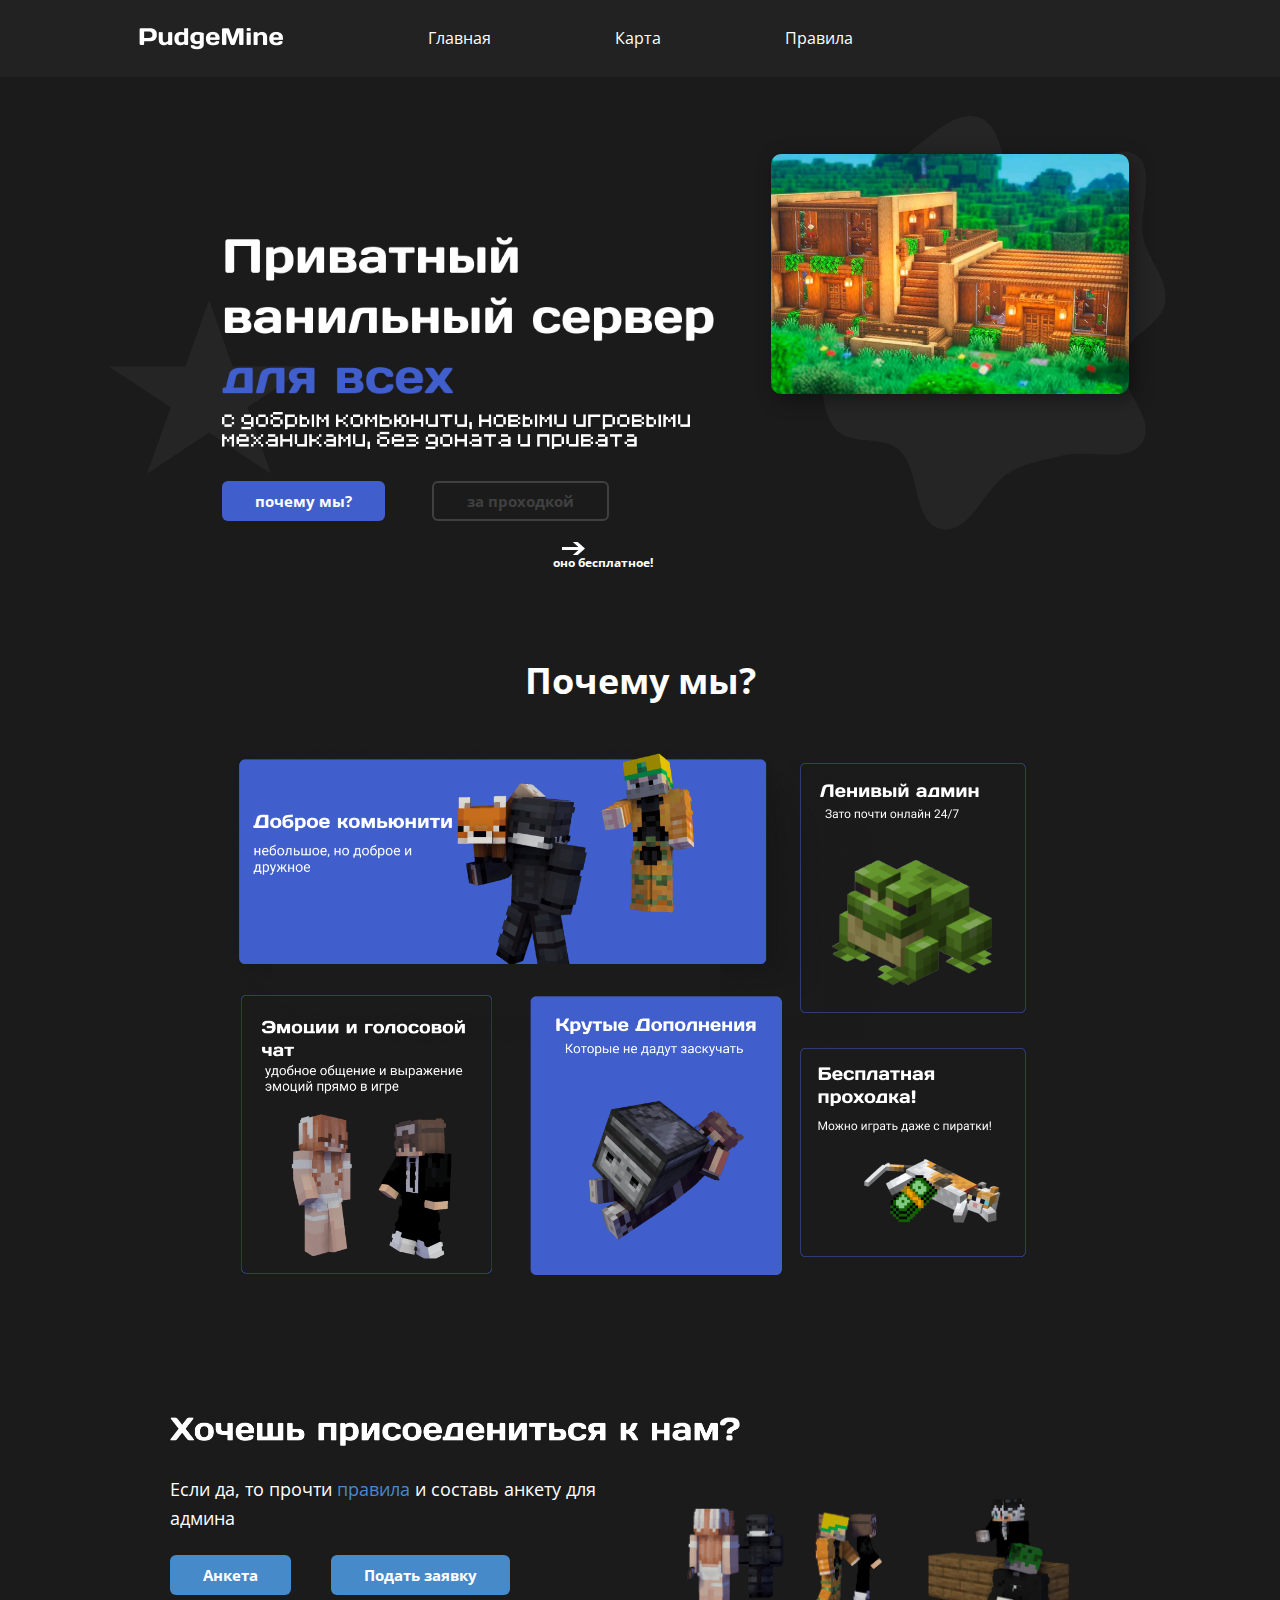
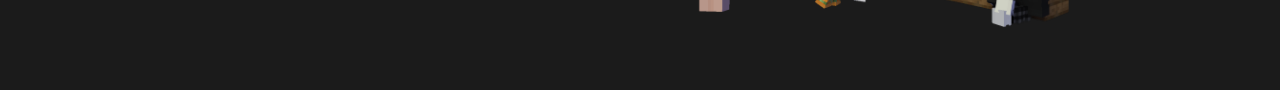
<file: index.html>
<!DOCTYPE html>
<html style="font-size: 16px;" lang="ru"><head>
    <meta name="viewport" content="width=device-width, initial-scale=1.0">
    <meta charset="utf-8">
    <meta name="keywords" content="">
    <meta name="description" content="">
    <title>Главная</title>
    <link rel="stylesheet" href="page.css" media="screen">
<link rel="stylesheet" href="Главная.css" media="screen">
    <script class="u-script" type="text/javascript" src="jquery.js" defer=""></script>
    <script class="u-script" type="text/javascript" src="page.js" defer=""></script>
    <meta name="generator" content="teafear, pudgemine.ru">
    <link id="u-theme-google-font" rel="stylesheet" href="https://fonts.googleapis.com/css?family=Roboto:100,100i,300,300i,400,400i,500,500i,700,700i,900,900i|Open+Sans:300,300i,400,400i,500,500i,600,600i,700,700i,800,800i">
    
    
    
    
    
    
    
    <script type="application/ld+json">{
		"@context": "http://schema.org",
		"@type": "Organization",
		"name": ""
}</script>
    <meta name="theme-color" content="#478ac9">
    <meta property="og:title" content="Главная">
    <meta property="og:type" content="website">
  <meta data-intl-tel-input-cdn-path="intlTelInput/"></head>
  <body data-home-page="Главная.html" data-home-page-title="Главная" data-path-to-root="./" data-include-products="false" class="u-body u-xl-mode" data-lang="ru"><header class="u-clearfix u-custom-color-7 u-header u-header" id="sec-5d9a"><div class="u-clearfix u-sheet u-sheet-1">
        <nav class="u-menu u-menu-one-level u-offcanvas u-menu-1">
          <div class="menu-collapse" style="font-size: 1rem; letter-spacing: 0px;">
            <a class="u-button-style u-custom-left-right-menu-spacing u-custom-padding-bottom u-custom-text-active-color u-custom-text-hover-color u-custom-top-bottom-menu-spacing u-nav-link u-text-active-palette-1-base u-text-hover-palette-2-base" href="#">
              <svg class="u-svg-link" viewBox="0 0 24 24"><use xmlns:xlink="http://www.w3.org/1999/xlink" xlink:href="#menu-hamburger"></use></svg>
              <svg class="u-svg-content" version="1.1" id="menu-hamburger" viewBox="0 0 16 16" x="0px" y="0px" xmlns:xlink="http://www.w3.org/1999/xlink" xmlns="http://www.w3.org/2000/svg"><g><rect y="1" width="16" height="2"></rect><rect y="7" width="16" height="2"></rect><rect y="13" width="16" height="2"></rect>
</g></svg>
            </a>
          </div>
          <div class="u-custom-menu u-nav-container">
            <ul class="u-nav u-unstyled u-nav-1"><li class="u-nav-item"><a class="u-button-style u-nav-link u-text-active-white u-text-hover-white" href="Главная.html" style="padding: 10px 62px;">Главная</a>
</li><li class="u-nav-item"><a class="u-button-style u-nav-link u-text-active-white u-text-hover-white" href="https://pudgemine.dynmap.xyz" target="_blank" style="padding: 10px 62px;">Карта</a>
</li><li class="u-nav-item"><a class="u-button-style u-dialog-link u-nav-link u-text-active-white u-text-hover-white" href="#sec-a11a" style="padding: 10px 62px;">Правила</a>
</li></ul>
          </div>
          <div class="u-custom-menu u-nav-container-collapse">
            <div class="u-black u-container-style u-inner-container-layout u-opacity u-opacity-95 u-sidenav">
              <div class="u-inner-container-layout u-sidenav-overflow">
                <div class="u-menu-close"></div>
                <ul class="u-align-center u-nav u-popupmenu-items u-unstyled u-nav-2"><li class="u-nav-item"><a class="u-button-style u-nav-link" href="Главная.html">Главная</a>
</li><li class="u-nav-item"><a class="u-button-style u-nav-link" href="https://pudgemine.dynmap.xyz" target="_blank">Карта</a>
</li><li class="u-nav-item"><a class="u-button-style u-dialog-link u-nav-link" href="#sec-a11a">Правила</a>
</li></ul>
              </div>
            </div>
            <div class="u-black u-menu-overlay u-opacity u-opacity-70"></div>
          </div>
        </nav>
        <img class="u-image u-image-contain u-image-default u-preserve-proportions u-image-1" src="images/PudgeMine.png" alt="" data-image-width="144" data-image-height="23">
      </div></header>
    <section class="u-clearfix u-custom-color-5 u-hidden-sm u-section-1" id="sec-8b02">
      <div class="u-clearfix u-sheet u-valign-middle-xs u-sheet-1">
        <img class="u-hover-feature u-image u-image-contain u-image-default u-image-1" src="images/Star1.png" alt="" data-image-width="346" data-image-height="297">
        <img class="u-expanded-width-xs u-image u-image-contain u-image-default u-image-2" src="images/556897ab-a266-9c4b-4ea8-4bd98238c55f.png" alt="" data-image-width="660" data-image-height="211">
        <div class="u-container-style u-group u-hover-feature u-shape-rectangle u-group-1">
          <div class="u-container-layout u-container-layout-1">
            <img class="u-image u-image-contain u-image-default u-image-3" src="images/Vector.png" alt="" data-image-width="590" data-image-height="651">
            <img class="u-image u-image-round u-radius-10 u-image-4" src="images/Rectangle5.png" alt="" data-image-width="620" data-image-height="450">
          </div>
        </div>
        <img class="u-expanded-width-xs u-image u-image-contain u-image-default u-image-5" src="images/2cc63dea-962d-d954-6328-0c563b0d2c92.png" alt="" data-image-width="579" data-image-height="45">
        <a href="Главная.html#sec-2b2b" class="u-border-none u-btn u-btn-round u-button-style u-custom-color-6 u-hover-palette-1-light-1 u-radius-6 u-btn-1">почему мы?</a>
        <a href="#sec-1f16" class="u-border-2 u-border-grey-75 u-btn u-btn-round u-button-style u-dialog-link u-none u-radius-6 u-btn-2">за проходкой</a>
        <p class="u-text u-text-1">
          <span style="font-size: 0.75rem;">оно бесплатное!</span>
        </p>
        <div class="u-rotation-parent u-rotation-parent-1">
          <div class="u-hover-feature u-shape u-shape-rectangle u-shape-1">
            <svg class="u-svg-link" preserveAspectRatio="none" viewBox="0 0 160 100" style=""><use xmlns:xlink="http://www.w3.org/1999/xlink" xlink:href="#svg-4324"></use></svg>
            <svg class="u-svg-content" viewBox="0 0 160 100" x="0px" y="0px" id="svg-4324" style="enable-background:new 0 0 160 100;"><g><path d="M109.2,99.9L160,50L109.2,0H75.6l38.7,38H0v24.2h114L75.6,100L109.2,99.9z"></path>
</g></svg>
          </div>
        </div>
      </div>
      
      
      
    </section>
    <section class="u-clearfix u-custom-color-5 u-section-2" id="sec-2b2b">
      <div class="u-clearfix u-sheet u-sheet-1">
        <h3 class="u-custom-font u-text u-text-default u-text-font u-text-1">Почему мы?</h3>
        <img class="u-hover-feature u-image u-image-contain u-image-default u-image-1" src="images/Group3.png" alt="" data-image-width="1216" data-image-height="675">
        <img class="u-hover-feature u-image u-image-contain u-image-default u-image-2" src="images/Group4.png" alt="" data-image-width="600" data-image-height="700">
        <img class="u-hover-feature u-image u-image-contain u-image-default u-image-3" src="images/Group5.png" alt="" data-image-width="600" data-image-height="700">
        <img class="u-hover-feature u-image u-image-contain u-image-default u-image-4" src="images/Group6.png" alt="" data-image-width="600" data-image-height="700">
        <img class="u-hover-feature u-image u-image-contain u-image-default u-image-5" src="images/Group7.png" alt="" data-image-width="500" data-image-height="450">
      </div>
      
      
      
      
      
    </section>
    <section class="u-clearfix u-custom-color-5 u-section-3" id="sec-af02">
      <div class="u-clearfix u-sheet u-sheet-1">
        <img class="u-image u-image-contain u-image-default u-image-1" src="images/_1.png" alt="" data-image-width="1130" data-image-height="57">
        <p class="u-text u-text-1">Если да, то прочти <a href="#sec-a11a" class="u-active-none u-border-none u-btn u-button-link u-button-style u-dialog-link u-hover-none u-none u-text-palette-1-base u-btn-1">правила</a> и составь анкету для админа
        </p>
        <img class="u-expanded-width-xs u-hover-feature u-image u-image-contain u-image-default u-image-2" src="images/Rectangle24.png" alt="" data-image-width="1193" data-image-height="604">
        <a href="#sec-1f16" class="u-btn u-btn-round u-button-style u-dialog-link u-hover-palette-1-light-1 u-palette-1-base u-radius-6 u-btn-2">Анкета</a>
        <a href="https://teafear.t.me/" class="u-btn u-btn-round u-button-style u-hover-palette-1-light-1 u-palette-1-base u-radius-6 u-btn-3" target="_blank">Подать заявку</a>
      </div>
      
    </section>

  <section class="u-black u-clearfix u-container-style u-dialog-block u-opacity u-opacity-70 u-dialog-section-7" id="sec-a11a">
      <div class="u-container-style u-dialog u-grey-80 u-radius-10 u-shape-round u-dialog-1">
        <div class="u-container-layout u-container-layout-1">
          <p class="u-text u-text-1">1. Не допускается использование любых модов или читов, которые могут дать игрокам сильное преимущество перед другими. <br>2. Запрещено нарушать правила сервера, включая гриферство, оскорбления других игроков и использование запрещенного контента. <br>3. Все строения не должны мешать другим игрокам. <br>4. Запрещено использовать автоматические фермы и другие механизмы, которые могут вызвать сильные лаги и нагрузку на сервер. <br>5. Администрация сервера имеет право удалять любые постройки или предметы, которые нарушают правила сервера или мешают кому-либо. <br>6. Игроки должны соблюдать уважительное поведение и помогать друг другу в развитии игрового мира. <br>7. Запрещено использовать любые способы обмана или эксплойты для получения ресурсов или преимущества в игре. <br>8. Администрация сервера имеет право вносить изменения в правила сервера и наказывать игроков за их нарушение. <br>
            <br>Эти правила помогут создать атмосферу справедливой игры и защитят сервер от различных видов мошенничества и нарушений.
          </p>
        </div><button class="u-dialog-close-button u-icon u-text-grey-40 u-icon-1"><svg class="u-svg-link" preserveAspectRatio="xMidYMin slice" viewBox="0 0 16 16" style=""><use xmlns:xlink="http://www.w3.org/1999/xlink" xlink:href="#svg-efe9"></use></svg><svg xmlns="http://www.w3.org/2000/svg" xmlns:xlink="http://www.w3.org/1999/xlink" version="1.1" xml:space="preserve" class="u-svg-content" viewBox="0 0 16 16" x="0px" y="0px" id="svg-efe9"><rect x="7" y="0" transform="matrix(0.7071 -0.7071 0.7071 0.7071 -3.3138 8.0002)" width="2" height="16"></rect><rect x="0" y="7" transform="matrix(0.7071 -0.7071 0.7071 0.7071 -3.3138 8.0002)" width="16" height="2"></rect></svg></button>
      </div>
    </section><style>.u-dialog-section-7 .u-dialog-1 {
  width: 939px;
  height: auto;
  min-height: 638px;
  margin: 41px auto 60px calc(((100% - 1140px) / 2) + 84px);
}

.u-dialog-section-7 .u-container-layout-1 {
  padding: 0;
}

.u-dialog-section-7 .u-text-1 {
  margin: 62px 41px 0 57px;
}

.u-dialog-section-7 .u-icon-1 {
  width: 20px;
  height: 20px;
}

@media (max-width: 1199px) {
  .u-dialog-section-7 .u-dialog-1 {
    margin-left: calc(((100% - 940px) / 2) + 1px);
    min-height: 626px;
  }
}

@media (max-width: 991px) {
  .u-dialog-section-7 .u-dialog-1 {
    width: 720px;
    margin-left: calc(((100% - 720px) / 2));
  }

  .u-dialog-section-7 .u-text-1 {
    margin-right: -8px;
    margin-left: 0;
  }
}

@media (max-width: 767px) {
  .u-dialog-section-7 .u-dialog-1 {
    width: 540px;
    margin-left: calc(((100% - 540px) / 2));
  }
}

@media (max-width: 575px) {
  .u-dialog-section-7 .u-dialog-1 {
    width: 340px;
    margin-left: calc(((100% - 340px) / 2));
  }
}</style><section class="u-black u-clearfix u-container-style u-dialog-block u-opacity u-opacity-70 u-dialog-section-8" id="sec-1f16">
      <div class="u-container-style u-dialog u-grey-80 u-radius-10 u-shape-round u-dialog-1">
        <div class="u-container-layout u-container-layout-1">
          <p class="u-heading-font u-text u-text-1">1. Вы прочитали правила сервера?<br>2. Ваш дискорд?<br>3. Сколько вам лет? <span class="u-text-grey-70">*по желанию, для статистики*</span>
          </p>
        </div><button class="u-dialog-close-button u-icon u-text-grey-40 u-icon-1"><svg class="u-svg-link" preserveAspectRatio="xMidYMin slice" viewBox="0 0 16 16" style=""><use xmlns:xlink="http://www.w3.org/1999/xlink" xlink:href="#svg-efe9"></use></svg><svg xmlns="http://www.w3.org/2000/svg" xmlns:xlink="http://www.w3.org/1999/xlink" version="1.1" xml:space="preserve" class="u-svg-content" viewBox="0 0 16 16" x="0px" y="0px" id="svg-efe9"><rect x="7" y="0" transform="matrix(0.7071 -0.7071 0.7071 0.7071 -3.3138 8.0002)" width="2" height="16"></rect><rect x="0" y="7" transform="matrix(0.7071 -0.7071 0.7071 0.7071 -3.3138 8.0002)" width="16" height="2"></rect></svg></button>
      </div>
    </section><style>.u-dialog-section-8 .u-dialog-1 {
  width: 800px;
  min-height: 166px;
  height: auto;
  margin: 308px auto 60px;
}

.u-dialog-section-8 .u-container-layout-1 {
  padding: 30px;
}

.u-dialog-section-8 .u-text-1 {
  margin: 21px 25px 0 0;
}

.u-dialog-section-8 .u-icon-1 {
  width: 20px;
  height: 20px;
}

@media (max-width: 991px) {
  .u-dialog-section-8 .u-dialog-1 {
    width: 720px;
  }

  .u-dialog-section-8 .u-text-1 {
    margin-right: 0;
  }
}

@media (max-width: 767px) {
  .u-dialog-section-8 .u-dialog-1 {
    width: 540px;
  }

  .u-dialog-section-8 .u-container-layout-1 {
    padding-left: 10px;
    padding-right: 10px;
  }
}

@media (max-width: 575px) {
  .u-dialog-section-8 .u-dialog-1 {
    width: 340px;
  }
}</style>
</body></html>
</file>
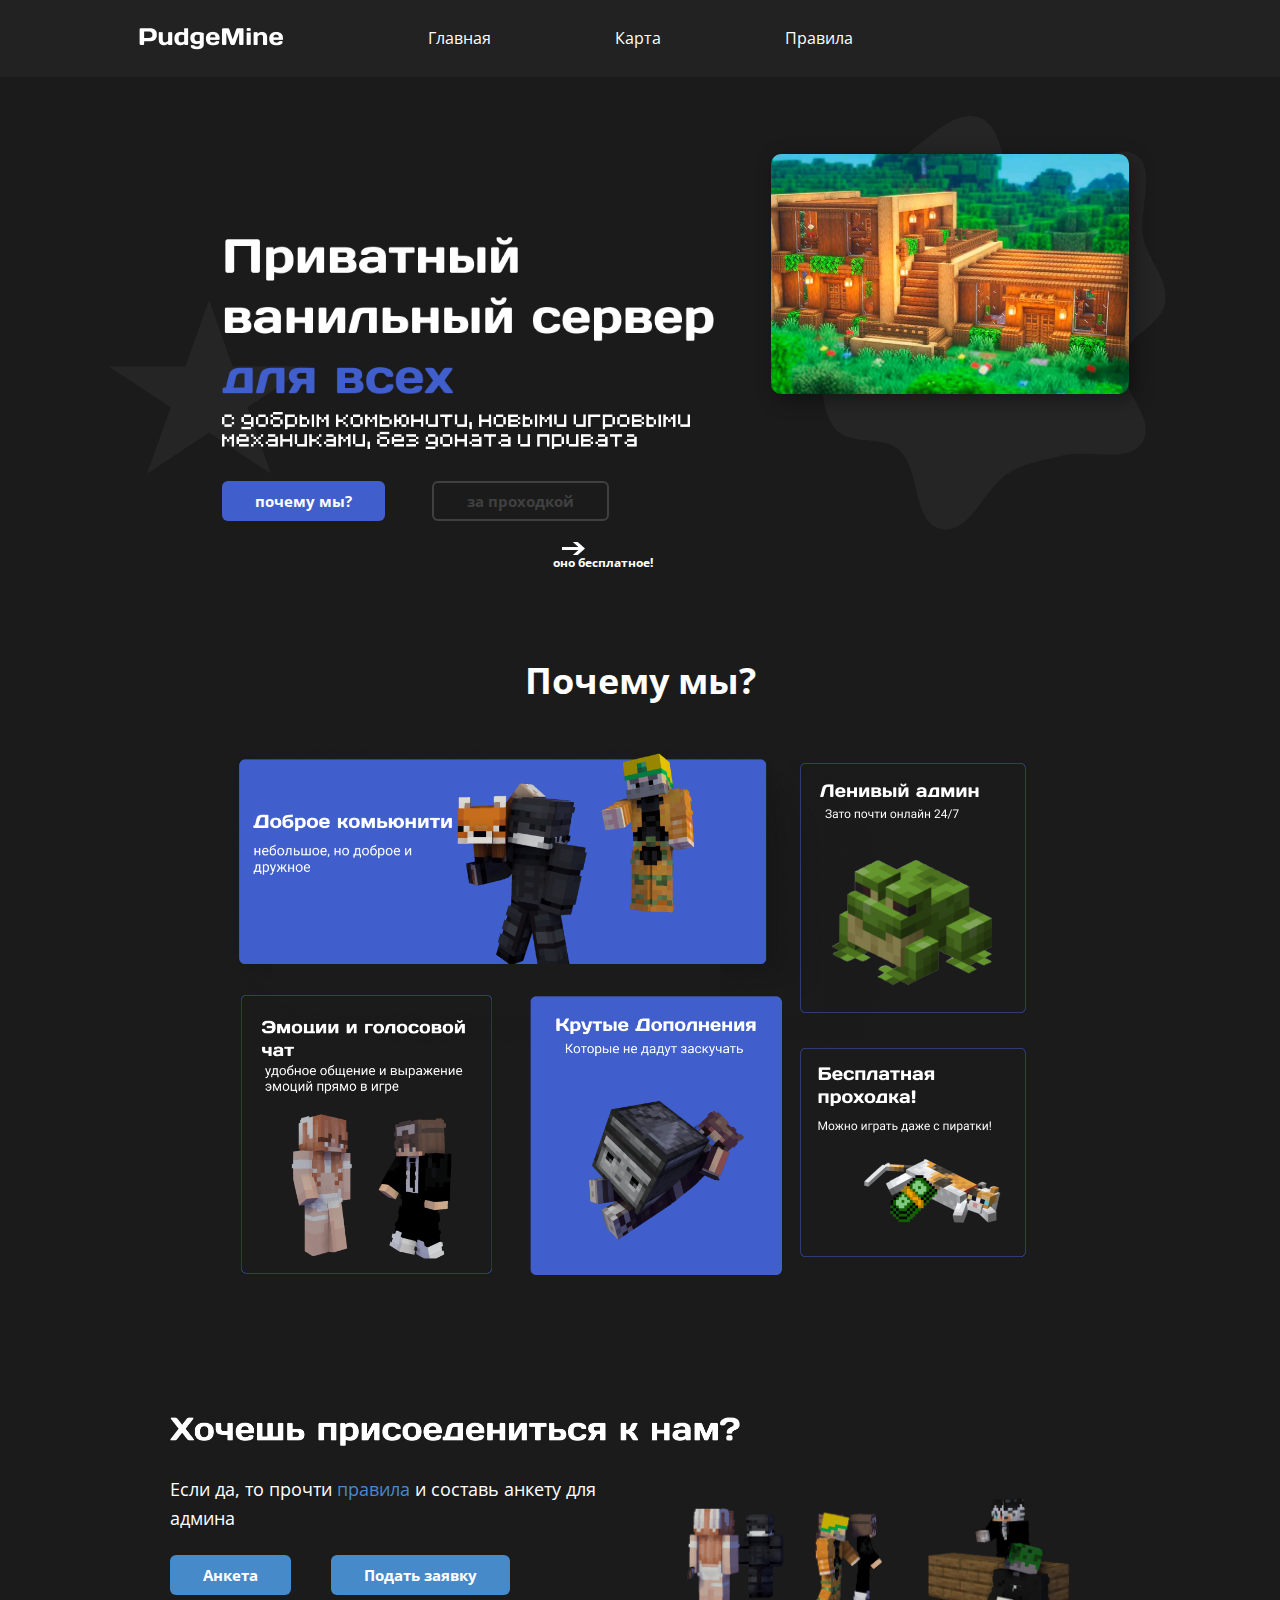
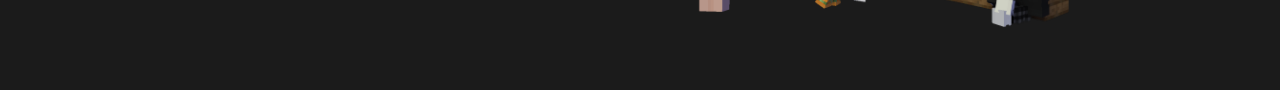
<file: Главная.html>
<!DOCTYPE html>
<html style="font-size: 16px;" lang="ru"><head>
    <meta name="viewport" content="width=device-width, initial-scale=1.0">
    <meta charset="utf-8">
    <meta name="keywords" content="">
    <meta name="description" content="">
    <title>Главная</title>
    <link rel="stylesheet" href="page.css" media="screen">
<link rel="stylesheet" href="Главная.css" media="screen">
    <script class="u-script" type="text/javascript" src="jquery.js" defer=""></script>
    <script class="u-script" type="text/javascript" src="page.js" defer=""></script>
    <meta name="generator" content="teafear, pudgemine,ru">
    <link id="u-theme-google-font" rel="stylesheet" href="https://fonts.googleapis.com/css?family=Roboto:100,100i,300,300i,400,400i,500,500i,700,700i,900,900i|Open+Sans:300,300i,400,400i,500,500i,600,600i,700,700i,800,800i">
    
    
    
    
    
    
    
    <script type="application/ld+json">{
		"@context": "http://schema.org",
		"@type": "Organization",
		"name": ""
}</script>
    <meta name="theme-color" content="#478ac9">
    <meta property="og:title" content="Главная">
    <meta property="og:type" content="website">
  <meta data-intl-tel-input-cdn-path="intlTelInput/"></head>
  <body data-path-to-root="./" data-include-products="false" class="u-body u-xl-mode" data-lang="ru"><header class="u-clearfix u-custom-color-7 u-header u-header" id="sec-5d9a"><div class="u-clearfix u-sheet u-sheet-1">
        <nav class="u-menu u-menu-one-level u-offcanvas u-menu-1">
          <div class="menu-collapse" style="font-size: 1rem; letter-spacing: 0px;">
            <a class="u-button-style u-custom-left-right-menu-spacing u-custom-padding-bottom u-custom-text-active-color u-custom-text-hover-color u-custom-top-bottom-menu-spacing u-nav-link u-text-active-palette-1-base u-text-hover-palette-2-base" href="#">
              <svg class="u-svg-link" viewBox="0 0 24 24"><use xmlns:xlink="http://www.w3.org/1999/xlink" xlink:href="#menu-hamburger"></use></svg>
              <svg class="u-svg-content" version="1.1" id="menu-hamburger" viewBox="0 0 16 16" x="0px" y="0px" xmlns:xlink="http://www.w3.org/1999/xlink" xmlns="http://www.w3.org/2000/svg"><g><rect y="1" width="16" height="2"></rect><rect y="7" width="16" height="2"></rect><rect y="13" width="16" height="2"></rect>
</g></svg>
            </a>
          </div>
          <div class="u-custom-menu u-nav-container">
            <ul class="u-nav u-unstyled u-nav-1"><li class="u-nav-item"><a class="u-button-style u-nav-link u-text-active-white u-text-hover-white" href="Главная.html" style="padding: 10px 62px;">Главная</a>
</li><li class="u-nav-item"><a class="u-button-style u-nav-link u-text-active-white u-text-hover-white" href="https://pudgemine.dynmap.xyz" target="_blank" style="padding: 10px 62px;">Карта</a>
</li><li class="u-nav-item"><a class="u-button-style u-dialog-link u-nav-link u-text-active-white u-text-hover-white" href="#sec-a11a" style="padding: 10px 62px;">Правила</a>
</li></ul>
          </div>
          <div class="u-custom-menu u-nav-container-collapse">
            <div class="u-black u-container-style u-inner-container-layout u-opacity u-opacity-95 u-sidenav">
              <div class="u-inner-container-layout u-sidenav-overflow">
                <div class="u-menu-close"></div>
                <ul class="u-align-center u-nav u-popupmenu-items u-unstyled u-nav-2"><li class="u-nav-item"><a class="u-button-style u-nav-link" href="Главная.html">Главная</a>
</li><li class="u-nav-item"><a class="u-button-style u-nav-link" href="https://pudgemine.dynmap.xyz" target="_blank">Карта</a>
</li><li class="u-nav-item"><a class="u-button-style u-dialog-link u-nav-link" href="#sec-a11a">Правила</a>
</li></ul>
              </div>
            </div>
            <div class="u-black u-menu-overlay u-opacity u-opacity-70"></div>
          </div>
        </nav>
        <img class="u-image u-image-contain u-image-default u-preserve-proportions u-image-1" src="images/PudgeMine.png" alt="" data-image-width="144" data-image-height="23">
      </div></header>
    <section class="u-clearfix u-custom-color-5 u-hidden-sm u-section-1" id="sec-8b02">
      <div class="u-clearfix u-sheet u-valign-middle-xs u-sheet-1">
        <img class="u-hover-feature u-image u-image-contain u-image-default u-image-1" src="images/Star1.png" alt="" data-image-width="346" data-image-height="297">
        <img class="u-expanded-width-xs u-image u-image-contain u-image-default u-image-2" src="images/556897ab-a266-9c4b-4ea8-4bd98238c55f.png" alt="" data-image-width="660" data-image-height="211">
        <div class="u-container-style u-group u-hover-feature u-shape-rectangle u-group-1">
          <div class="u-container-layout u-container-layout-1">
            <img class="u-image u-image-contain u-image-default u-image-3" src="images/Vector.png" alt="" data-image-width="590" data-image-height="651">
            <img class="u-image u-image-round u-radius-10 u-image-4" src="images/Rectangle5.png" alt="" data-image-width="620" data-image-height="450">
          </div>
        </div>
        <img class="u-expanded-width-xs u-image u-image-contain u-image-default u-image-5" src="images/2cc63dea-962d-d954-6328-0c563b0d2c92.png" alt="" data-image-width="579" data-image-height="45">
        <a href="Главная.html#sec-2b2b" class="u-border-none u-btn u-btn-round u-button-style u-custom-color-6 u-hover-palette-1-light-1 u-radius-6 u-btn-1">почему мы?</a>
        <a href="#sec-1f16" class="u-border-2 u-border-grey-75 u-btn u-btn-round u-button-style u-dialog-link u-none u-radius-6 u-btn-2">за проходкой</a>
        <p class="u-text u-text-1">
          <span style="font-size: 0.75rem;">оно бесплатное!</span>
        </p>
        <div class="u-rotation-parent u-rotation-parent-1">
          <div class="u-hover-feature u-shape u-shape-rectangle u-shape-1">
            <svg class="u-svg-link" preserveAspectRatio="none" viewBox="0 0 160 100" style=""><use xmlns:xlink="http://www.w3.org/1999/xlink" xlink:href="#svg-4324"></use></svg>
            <svg class="u-svg-content" viewBox="0 0 160 100" x="0px" y="0px" id="svg-4324" style="enable-background:new 0 0 160 100;"><g><path d="M109.2,99.9L160,50L109.2,0H75.6l38.7,38H0v24.2h114L75.6,100L109.2,99.9z"></path>
</g></svg>
          </div>
        </div>
      </div>
      
      
      
    </section>
    <section class="u-clearfix u-custom-color-5 u-section-2" id="sec-2b2b">
      <div class="u-clearfix u-sheet u-sheet-1">
        <h3 class="u-custom-font u-text u-text-default u-text-font u-text-1">Почему мы?</h3>
        <img class="u-hover-feature u-image u-image-contain u-image-default u-image-1" src="images/Group3.png" alt="" data-image-width="1216" data-image-height="675">
        <img class="u-hover-feature u-image u-image-contain u-image-default u-image-2" src="images/Group4.png" alt="" data-image-width="600" data-image-height="700">
        <img class="u-hover-feature u-image u-image-contain u-image-default u-image-3" src="images/Group5.png" alt="" data-image-width="600" data-image-height="700">
        <img class="u-hover-feature u-image u-image-contain u-image-default u-image-4" src="images/Group6.png" alt="" data-image-width="600" data-image-height="700">
        <img class="u-hover-feature u-image u-image-contain u-image-default u-image-5" src="images/Group7.png" alt="" data-image-width="500" data-image-height="450">
      </div>
      
      
      
      
      
    </section>
    <section class="u-clearfix u-custom-color-5 u-section-3" id="sec-af02">
      <div class="u-clearfix u-sheet u-sheet-1">
        <img class="u-image u-image-contain u-image-default u-image-1" src="images/_1.png" alt="" data-image-width="1130" data-image-height="57">
        <p class="u-text u-text-1">Если да, то прочти <a href="#sec-a11a" class="u-active-none u-border-none u-btn u-button-link u-button-style u-dialog-link u-hover-none u-none u-text-palette-1-base u-btn-1">правила</a> и составь анкету для админа
        </p>
        <img class="u-expanded-width-xs u-hover-feature u-image u-image-contain u-image-default u-image-2" src="images/Rectangle24.png" alt="" data-image-width="1193" data-image-height="604">
        <a href="#sec-1f16" class="u-btn u-btn-round u-button-style u-dialog-link u-hover-palette-1-light-1 u-palette-1-base u-radius-6 u-btn-2">Анкета</a>
        <a href="https://teafear.t.me/" class="u-btn u-btn-round u-button-style u-hover-palette-1-light-1 u-palette-1-base u-radius-6 u-btn-3" target="_blank">Подать заявку</a>
      </div>
      
    </section>

  <section class="u-black u-clearfix u-container-style u-dialog-block u-opacity u-opacity-70 u-dialog-section-7" id="sec-a11a">
      <div class="u-container-style u-dialog u-grey-80 u-radius-10 u-shape-round u-dialog-1">
        <div class="u-container-layout u-container-layout-1">
          <p class="u-text u-text-1">1. Не допускается использование любых модов или читов, которые могут дать игрокам сильное преимущество перед другими. <br>2. Запрещено нарушать правила сервера, включая гриферство, оскорбления других игроков и использование запрещенного контента. <br>3. Все строения не должны мешать другим игрокам. <br>4. Запрещено использовать автоматические фермы и другие механизмы, которые могут вызвать сильные лаги и нагрузку на сервер. <br>5. Администрация сервера имеет право удалять любые постройки или предметы, которые нарушают правила сервера или мешают кому-либо. <br>6. Игроки должны соблюдать уважительное поведение и помогать друг другу в развитии игрового мира. <br>7. Запрещено использовать любые способы обмана или эксплойты для получения ресурсов или преимущества в игре. <br>8. Администрация сервера имеет право вносить изменения в правила сервера и наказывать игроков за их нарушение. <br>
            <br>Эти правила помогут создать атмосферу справедливой игры и защитят сервер от различных видов мошенничества и нарушений.
          </p>
        </div><button class="u-dialog-close-button u-icon u-text-grey-40 u-icon-1"><svg class="u-svg-link" preserveAspectRatio="xMidYMin slice" viewBox="0 0 16 16" style=""><use xmlns:xlink="http://www.w3.org/1999/xlink" xlink:href="#svg-efe9"></use></svg><svg xmlns="http://www.w3.org/2000/svg" xmlns:xlink="http://www.w3.org/1999/xlink" version="1.1" xml:space="preserve" class="u-svg-content" viewBox="0 0 16 16" x="0px" y="0px" id="svg-efe9"><rect x="7" y="0" transform="matrix(0.7071 -0.7071 0.7071 0.7071 -3.3138 8.0002)" width="2" height="16"></rect><rect x="0" y="7" transform="matrix(0.7071 -0.7071 0.7071 0.7071 -3.3138 8.0002)" width="16" height="2"></rect></svg></button>
      </div>
    </section><style>.u-dialog-section-7 .u-dialog-1 {
  width: 939px;
  height: auto;
  min-height: 638px;
  margin: 41px auto 60px calc(((100% - 1140px) / 2) + 84px);
}

.u-dialog-section-7 .u-container-layout-1 {
  padding: 0;
}

.u-dialog-section-7 .u-text-1 {
  margin: 62px 41px 0 57px;
}

.u-dialog-section-7 .u-icon-1 {
  width: 20px;
  height: 20px;
}

@media (max-width: 1199px) {
  .u-dialog-section-7 .u-dialog-1 {
    margin-left: calc(((100% - 940px) / 2) + 1px);
    min-height: 626px;
  }
}

@media (max-width: 991px) {
  .u-dialog-section-7 .u-dialog-1 {
    width: 720px;
    margin-left: calc(((100% - 720px) / 2));
  }

  .u-dialog-section-7 .u-text-1 {
    margin-right: -8px;
    margin-left: 0;
  }
}

@media (max-width: 767px) {
  .u-dialog-section-7 .u-dialog-1 {
    width: 540px;
    margin-left: calc(((100% - 540px) / 2));
  }
}

@media (max-width: 575px) {
  .u-dialog-section-7 .u-dialog-1 {
    width: 340px;
    margin-left: calc(((100% - 340px) / 2));
  }
}</style><section class="u-black u-clearfix u-container-style u-dialog-block u-opacity u-opacity-70 u-dialog-section-8" id="sec-1f16">
      <div class="u-container-style u-dialog u-grey-80 u-radius-10 u-shape-round u-dialog-1">
        <div class="u-container-layout u-container-layout-1">
          <p class="u-heading-font u-text u-text-1">1. Вы прочитали правила сервера?<br>2. Ваш дискорд?<br>3. Сколько вам лет? <span class="u-text-grey-70">*по желанию, для статистики*</span>
          </p>
        </div><button class="u-dialog-close-button u-icon u-text-grey-40 u-icon-1"><svg class="u-svg-link" preserveAspectRatio="xMidYMin slice" viewBox="0 0 16 16" style=""><use xmlns:xlink="http://www.w3.org/1999/xlink" xlink:href="#svg-efe9"></use></svg><svg xmlns="http://www.w3.org/2000/svg" xmlns:xlink="http://www.w3.org/1999/xlink" version="1.1" xml:space="preserve" class="u-svg-content" viewBox="0 0 16 16" x="0px" y="0px" id="svg-efe9"><rect x="7" y="0" transform="matrix(0.7071 -0.7071 0.7071 0.7071 -3.3138 8.0002)" width="2" height="16"></rect><rect x="0" y="7" transform="matrix(0.7071 -0.7071 0.7071 0.7071 -3.3138 8.0002)" width="16" height="2"></rect></svg></button>
      </div>
    </section><style>.u-dialog-section-8 .u-dialog-1 {
  width: 800px;
  min-height: 166px;
  height: auto;
  margin: 308px auto 60px;
}

.u-dialog-section-8 .u-container-layout-1 {
  padding: 30px;
}

.u-dialog-section-8 .u-text-1 {
  margin: 21px 25px 0 0;
}

.u-dialog-section-8 .u-icon-1 {
  width: 20px;
  height: 20px;
}

@media (max-width: 991px) {
  .u-dialog-section-8 .u-dialog-1 {
    width: 720px;
  }

  .u-dialog-section-8 .u-text-1 {
    margin-right: 0;
  }
}

@media (max-width: 767px) {
  .u-dialog-section-8 .u-dialog-1 {
    width: 540px;
  }

  .u-dialog-section-8 .u-container-layout-1 {
    padding-left: 10px;
    padding-right: 10px;
  }
}

@media (max-width: 575px) {
  .u-dialog-section-8 .u-dialog-1 {
    width: 340px;
  }
}</style>
</body></html>
</file>
